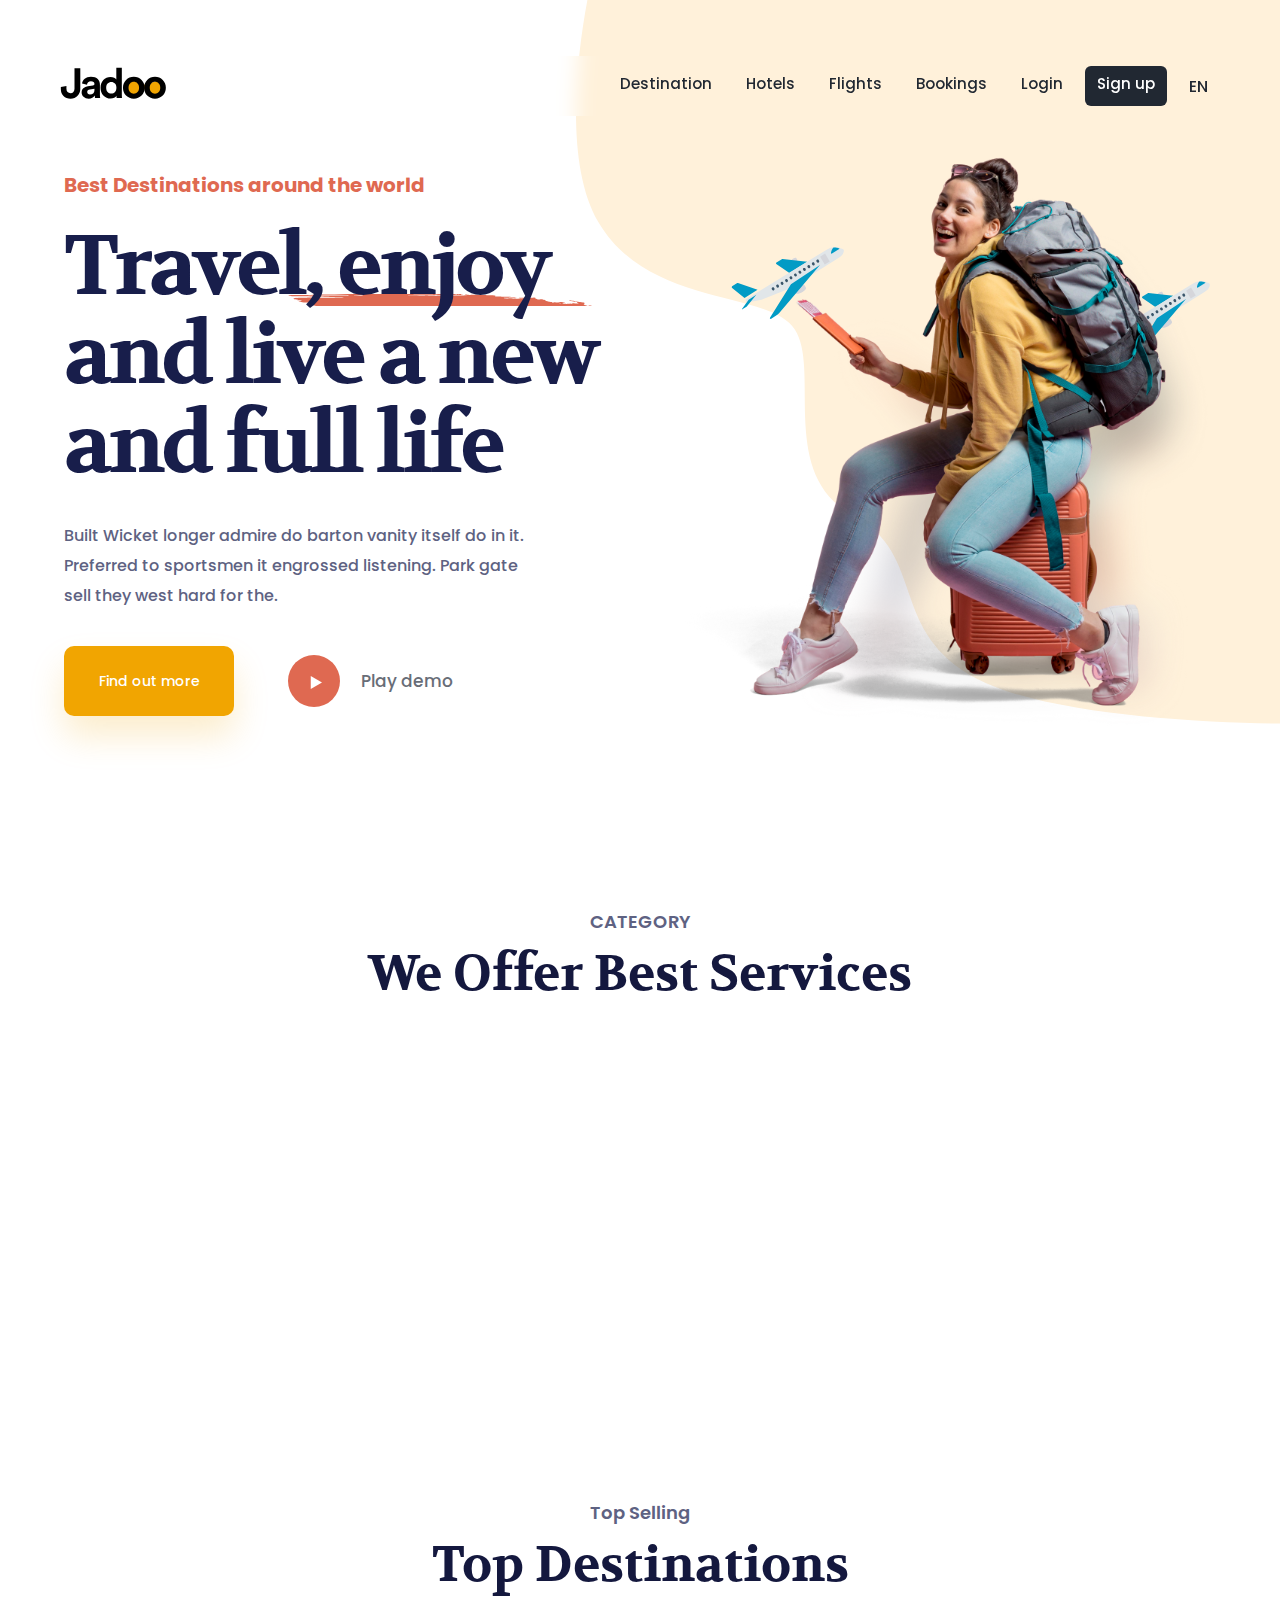
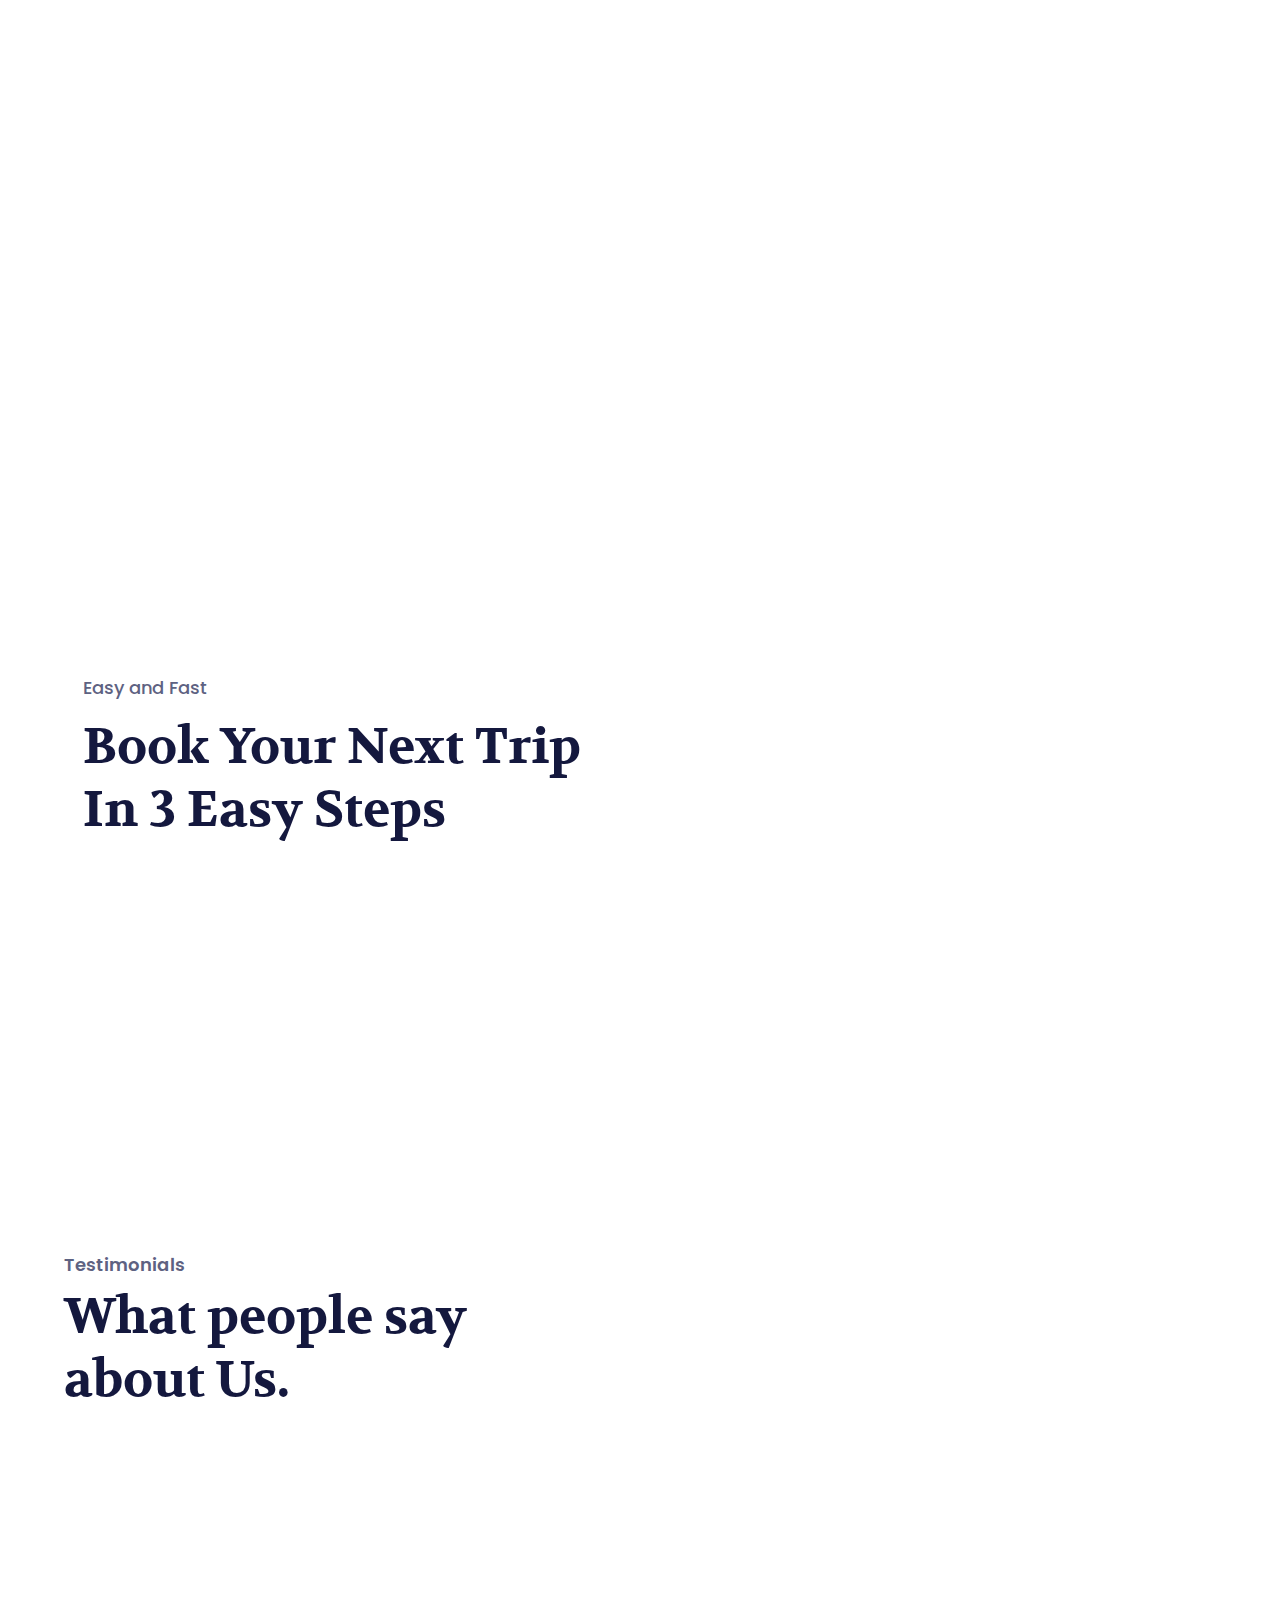
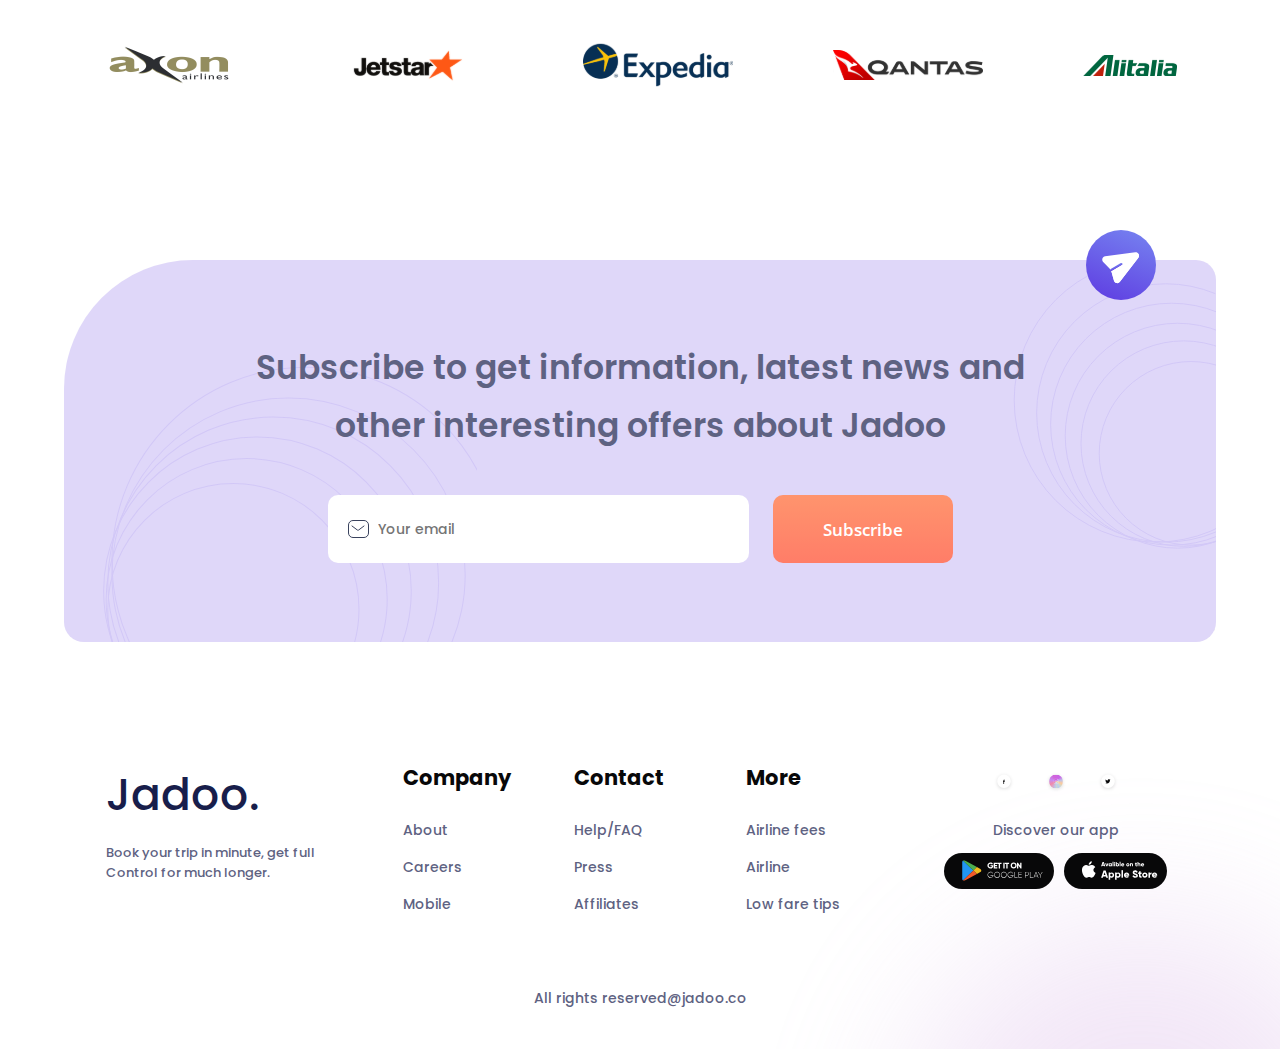
<file: index.html>
<!DOCTYPE html>
<html lang="en">
<head>
    <meta charset="UTF-8">
    <meta name="viewport" content="width=device-width, initial-scale=1.0">
    <meta name="description" content="Jadoo — Book your trip in minutes. Discover the best destinations, flights, and hotels around the world with personalized travel planning.">
    <link rel="stylesheet" href="style.css">
    <title>JADOO</title>
</head>
<body>
    <nav>
        <div class="nav-container">
            <a href="/" class="logo">
                <img src="assets/images/Logo.svg" alt="Jadoo">
            </a>
            <button class="hamburger" id="hamburger" aria-label="Toggle navigation menu">
                <span></span>
                <span></span>
                <span></span>
            </button>
            <ul class="nav-links" id="nav-links">
                <li><a href="#destination">Destination</a></li>
                <li><a href="#booking">Hotels</a></li>
                <li><a href="#">Flights</a></li>
                <li><a href="#">Bookings</a></li>
                <li><a href="#">Login</a></li>
                <li class="signup"><a href="#">Sign up</a></li>
                <li class="language">EN</li>
            </ul>
        </div>
    </nav>

    <header class="hero">
        <div class="hero-content">
            <p class="hero-subtitle">Best Destinations around the world</p>
            <h1>Travel, enjoy and live a new and full life</h1>
            <p class="hero-text">Built Wicket longer admire do barton vanity itself do in it. Preferred to sportsmen it engrossed listening. Park gate sell they west hard for the.</p>
            <div class="hero-buttons">
                <button class="btn-primary" id="btn-find-out">Find out more</button>
                <button class="btn-play" id="btn-play-demo">
                    <img src="assets/images/Play button.svg" alt="Play">Play demo
                </button>
            </div>
        </div>
        <div class="hero-image">
            <img src="assets/images/Traveller 1.svg" alt="Traveller exploring the world" loading="lazy">
        </div>
    </header>

    <section id="services" class="services">
        <h3 class="section-subtitle">CATEGORY</h3>
        <h2 class="section-title">We Offer Best Services</h2>
        <div class="services-grid">
            <div class="service-card">
                <img src="assets/images/box-1.svg" alt="Weather calculation">
                <h4>Calculated Weather</h4>
                <p>Built Wicket longer admire do barton vanity itself do in it.</p>
            </div>
            <div class="service-card">
                <img src="assets/images/box-2.svg" alt="Best flights">
                <h4>Best Flights</h4>
                <p>Engrossed listening. Park gate sell they west hard for the.</p>
            </div>
            <div class="service-card">
                <img src="assets/images/box-3.svg" alt="Local events">
                <h4>Local Events</h4>
                <p>Barton vanity itself do in it. Preferred to men it engrossed listening.</p>
            </div>
            <div class="service-card">
                <img src="assets/images/box-4.svg" alt="Trip customization">
                <h4>Customization</h4>
                <p>We deliver outsourced aviation services for military customers</p>
            </div>
        </div>
    </section>

    <section id="destination" class="destination">
        <h3 class="section-subtitle">Top Selling</h3>
        <h2 class="section-title">Top Destinations</h2>
        <div class="destination-grid">
            <div class="destination-card" id="dest-rome">
                <div class="destination-info">
                    <p class="dest-name">Rome, Italy</p>
                    <p class="dest-price">$5.42K</p>
                    <p class="dest-duration"><img src="assets/images/navigation 1.svg" alt="">28 Days Trip</p>
                </div>
            </div>
            <div class="destination-card" id="dest-uk">
                <div class="destination-info">
                    <p class="dest-name">London, UK</p>
                    <p class="dest-price">$4.2K</p>
                    <p class="dest-duration"><img src="assets/images/navigation 1.svg" alt="">12 Days Trip</p>
                </div>
            </div>
            <div class="destination-card" id="dest-europe">
                <div class="destination-info">
                    <p class="dest-name">Full Europe</p>
                    <p class="dest-price">$15K</p>
                    <p class="dest-duration"><img src="assets/images/navigation 1.svg" alt="">28 Days Trip</p>
                </div>
            </div>
        </div>
    </section>

    <section id="booking" class="booking">
        <div class="booking-steps">
            <p class="section-subtitle">Easy and Fast</p>
            <h2 class="section-title">Book Your Next Trip In 3 Easy Steps</h2>
            <div class="step">
                <img src="assets/images/step-1.svg" alt="Choose destination">
                <p>Choose Destination</p>
            </div>
            <div class="step">
                <img src="assets/images/step-2.svg" alt="Make payment">
                <p>Make Payment</p>
            </div>
            <div class="step">
                <img src="assets/images/step-3.svg" alt="Reach airport">
                <p>Reach Airport on Selected Date</p>
            </div>
        </div>
        <div class="booking-card-wrapper">
            <div class="booking-card">
                <img src="assets/images/card-img.svg" alt="Trip to Greece" class="card-image">
                <p class="card-title">Trip To Greece</p>
                <p class="card-date">14-29 June | by Robbin joseph</p>
                <div class="card-icons">
                    <img src="assets/images/leaf.svg" alt="Nature">
                    <img src="assets/images/map.svg" alt="Map">
                    <img src="assets/images/send.svg" alt="Share">
                </div>
                <div class="card-footer">
                    <p><img src="assets/images/building.svg" alt="">24 people going</p>
                    <img src="assets/images/heart.svg" alt="Like" class="heart-icon">
                </div>
            </div>
        </div>
    </section>

    <section id="testimonials" class="testimonials">
        <div class="testimonials-header">
            <p class="section-subtitle">Testimonials</p>
            <h2 class="section-title">What people say about Us.</h2>
        </div>
        <div class="testimonials-content">
            <div class="testimonial-card">
                <img src="assets/images/person.svg" alt="Mike Taylor" class="testimonial-avatar">
                <p class="testimonial-text">"On the Windows talking painted pasture yet its express parties use. Sure last upon he same as knew next. Of believed or diverted no."</p>
                <p class="testimonial-name">Mike taylor</p>
                <p class="testimonial-location">Lahore, Pakistan</p>
            </div>
        </div>
    </section>

    <section class="sponsors">
        <img src="assets/images/sp-1.svg" alt="Sponsor partner">
        <img src="assets/images/sp-2.svg" alt="Sponsor partner">
        <img src="assets/images/sp-3.svg" alt="Sponsor partner">
        <img src="assets/images/sp-4.svg" alt="Sponsor partner">
        <img src="assets/images/sp-5.svg" alt="Sponsor partner">
    </section>

    <section class="subscribe">
        <div class="subscribe-field">
            <img src="assets/images/sub.svg" alt="Newsletter" class="subscribe-icon">
            <p>Subscribe to get information, latest news and other interesting offers about Jadoo</p>
            <form action="" method="post">
                <input type="email" name="email" placeholder="Your email" id="email-input" required>
                <button type="submit" class="subscribe-btn">Subscribe</button>
            </form>
        </div>
    </section>

    <footer>
        <div class="footer-brand">
            <h3>Jadoo.</h3>
            <p>Book your trip in minute, get full Control for much longer.</p>
        </div>
        <div class="footer-links">
            <div class="footer-column">
                <h4>Company</h4>
                <ul>
                    <li><a href="#">About</a></li>
                    <li><a href="#">Careers</a></li>
                    <li><a href="#">Mobile</a></li>
                </ul>
            </div>
            <div class="footer-column">
                <h4>Contact</h4>
                <ul>
                    <li><a href="#">Help/FAQ</a></li>
                    <li><a href="#">Press</a></li>
                    <li><a href="#">Affiliates</a></li>
                </ul>
            </div>
            <div class="footer-column">
                <h4>More</h4>
                <ul>
                    <li><a href="#">Airline fees</a></li>
                    <li><a href="#">Airline</a></li>
                    <li><a href="#">Low fare tips</a></li>
                </ul>
            </div>
        </div>
        <div class="footer-social">
            <div class="social-icons">
                <a href="#" aria-label="Facebook"><img src="assets/images/facebook.svg" alt="Facebook"></a>
                <a href="#" aria-label="Instagram"><img src="assets/images/ig.svg" alt="Instagram"></a>
                <a href="#" aria-label="Twitter"><img src="assets/images/twitter.svg" alt="Twitter"></a>
            </div>
            <p>Discover our app</p>
            <div class="app-links">
                <img src="assets/images/Google Play.svg" alt="Get it on Google Play">
                <img src="assets/images/Play Store.svg" alt="Download on App Store">
            </div>
        </div>
    </footer>
    <p class="copyright">All rights reserved@jadoo.co</p>

    <script src="script.js"></script>
</body>
</html>
</file>
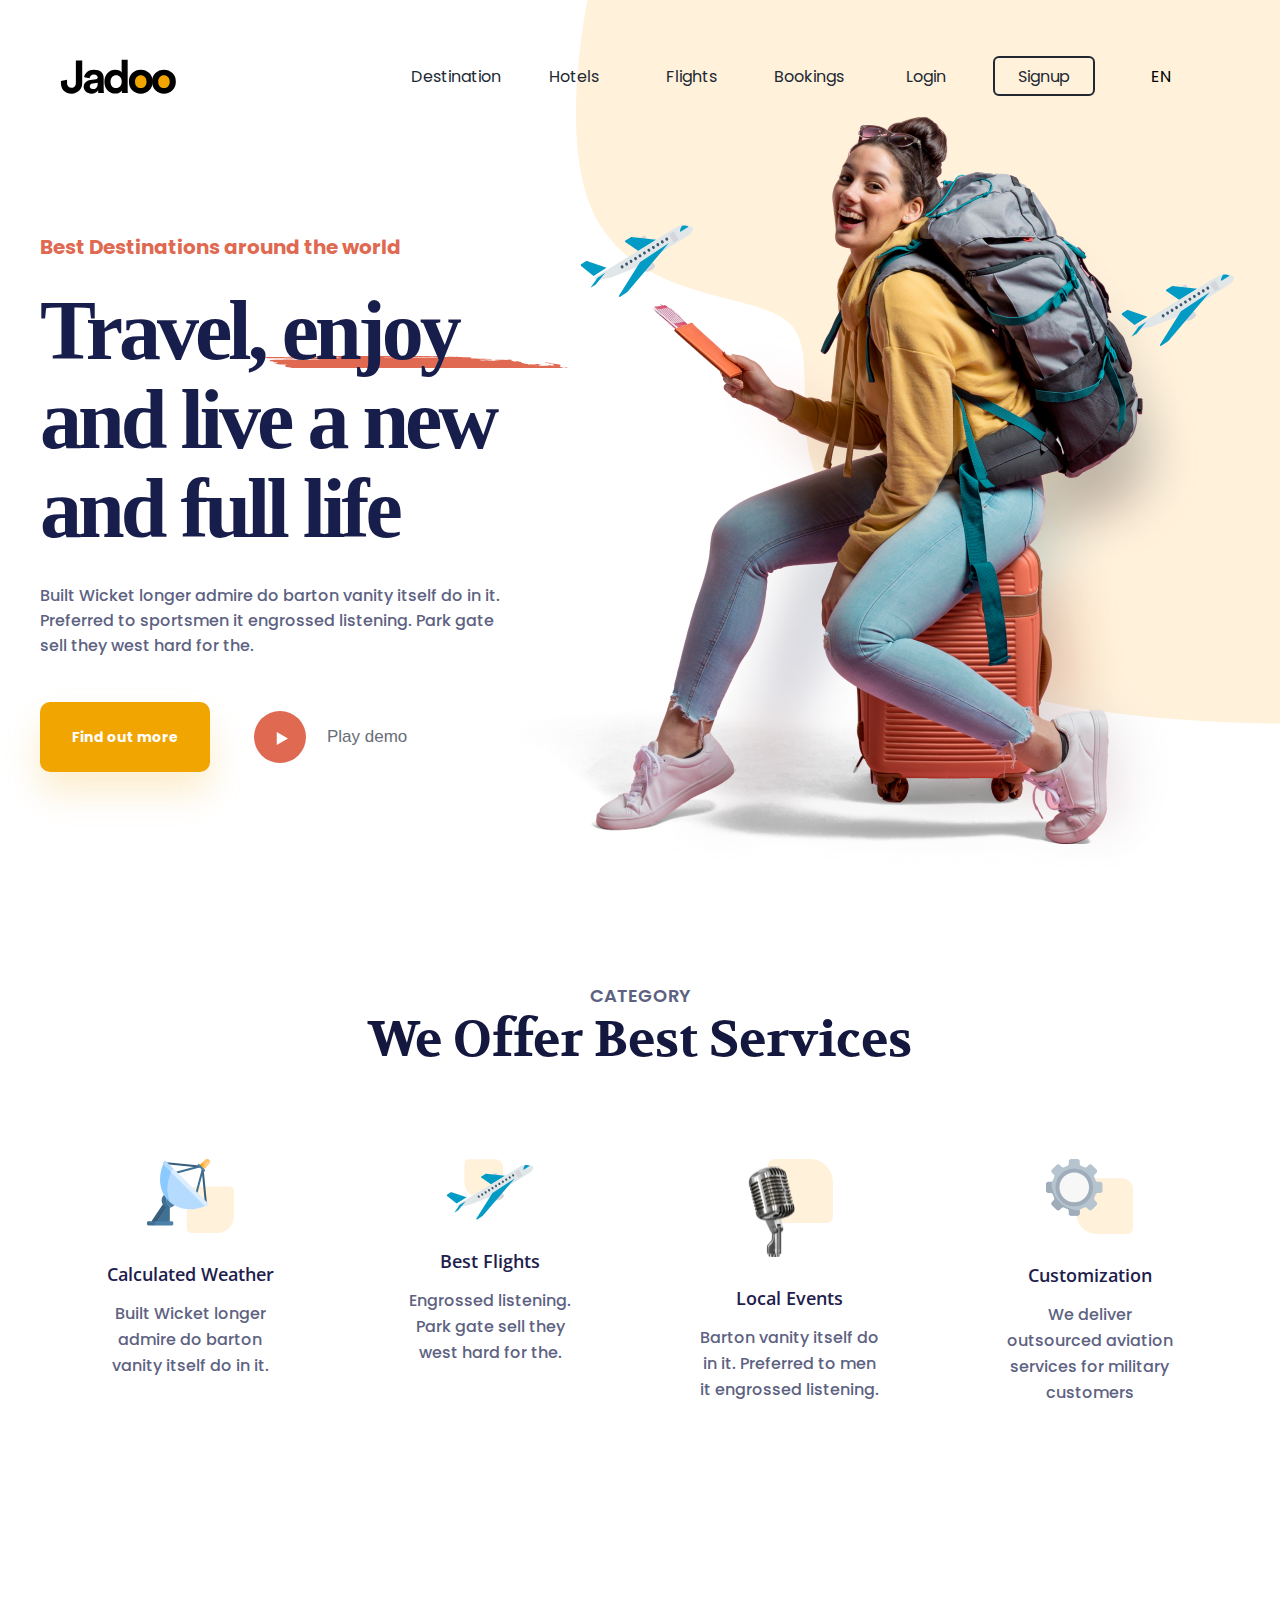
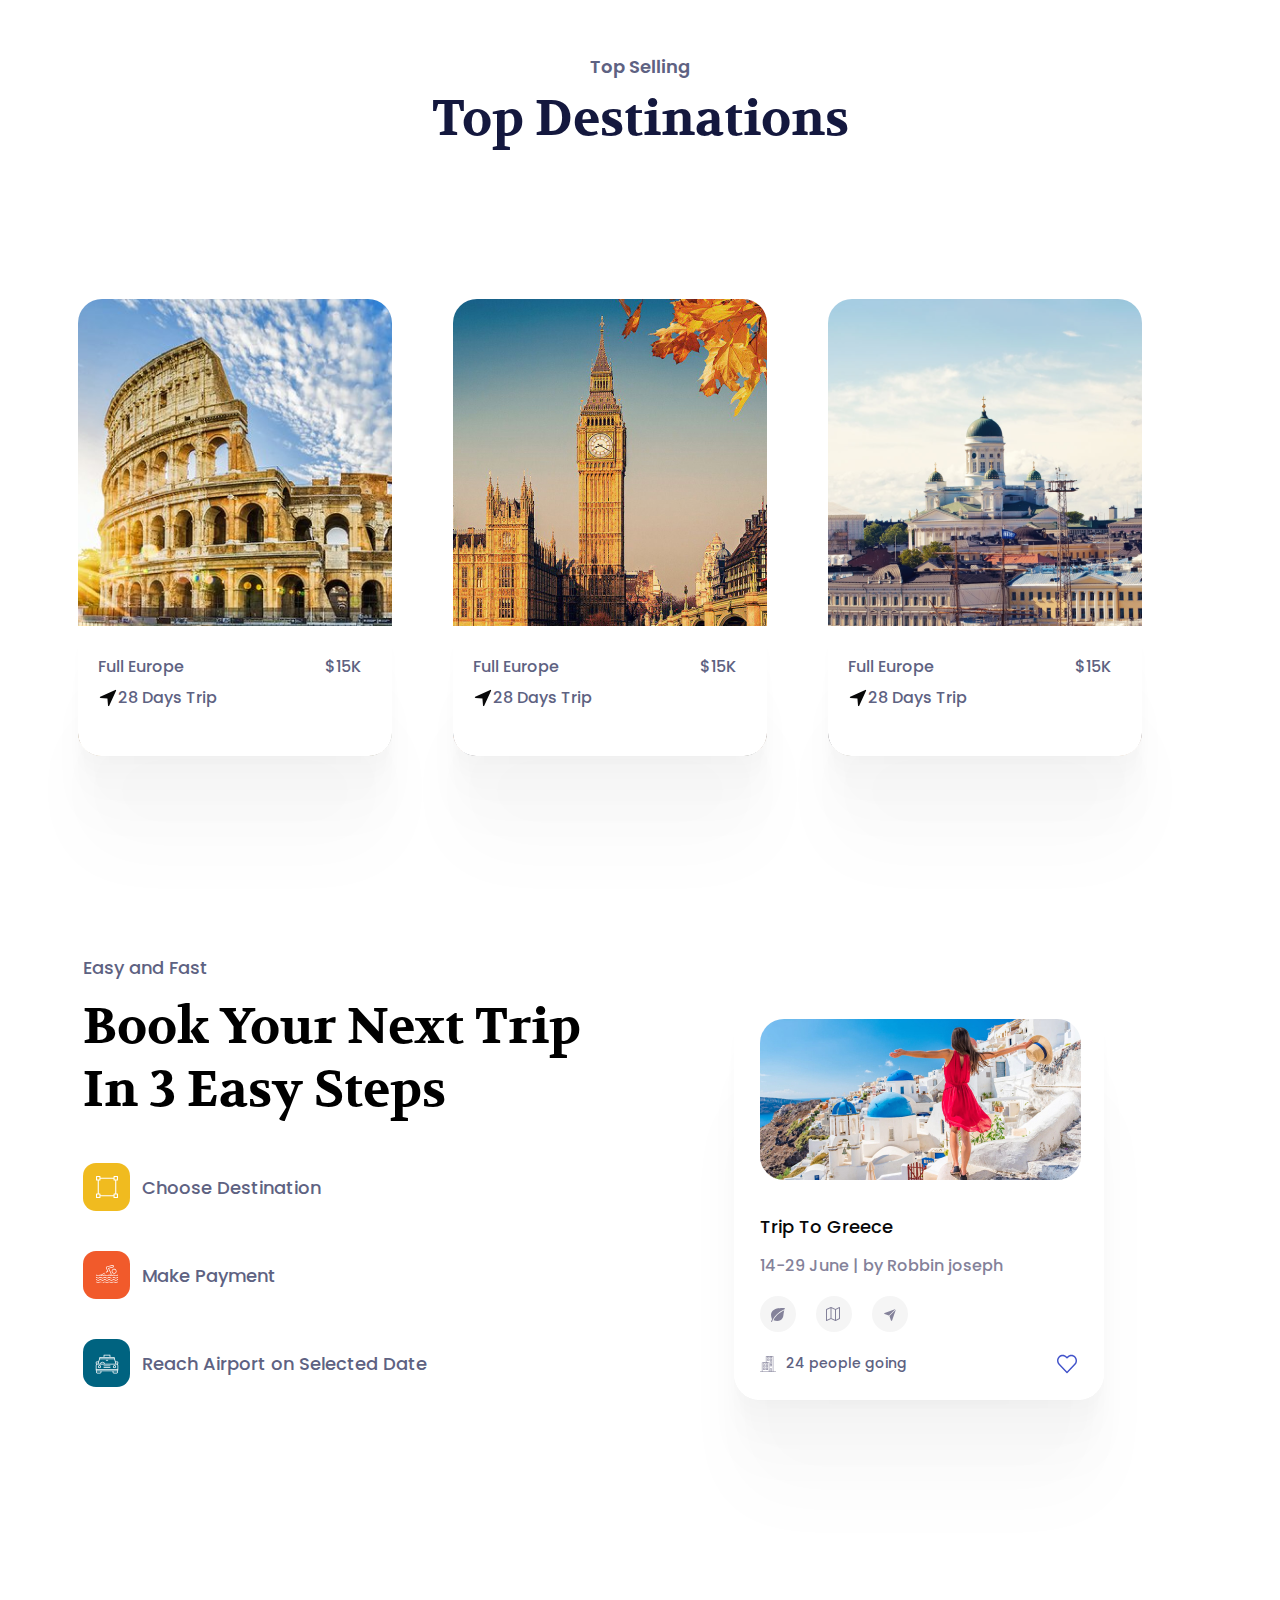
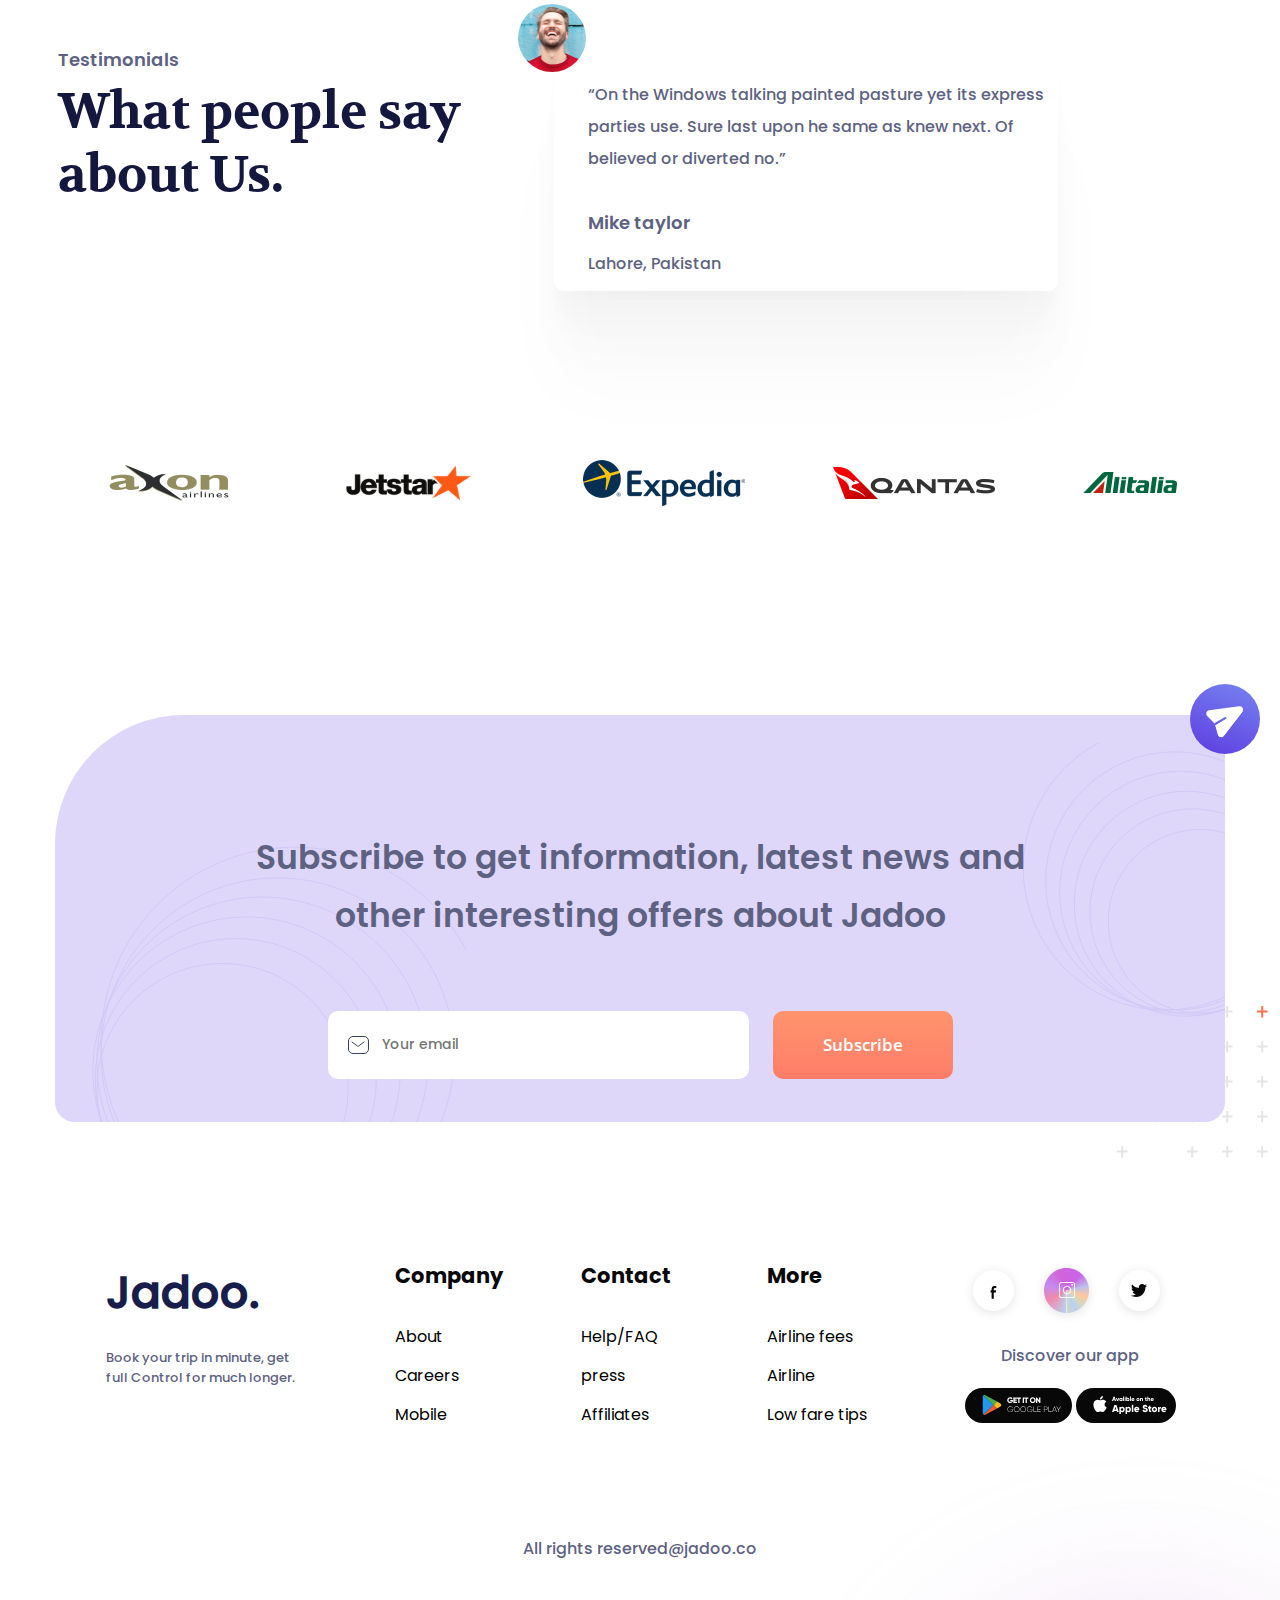
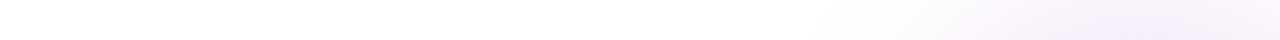
<file: JADOO - travle website/index.html>
<!DOCTYPE html>
<html lang="en">
<head>
    <meta charset="UTF-8">
    <meta name="viewport" content="width=device-width, initial-scale=1.0">
    <link rel="stylesheet" href="style.css">
    <title>JADOO</title>
</head>
<body>
    <nav>
        <ul>
            <li id="logo"><img src="assets/images/Logo.svg" alt="Jadoo"></li>
            <li class="visible" ><a href="">Destination</a></li>
            <li class="visible" ><a href="">Hotels</a></li>
            <li class="visible"><a href="">Flights</a></li>
            <li class="visible"><a href="">Bookings</a></li>
            <li class="visible"><a href="">Login</a></li>
            <li class="visible" id="signup"><a href="">Signup</a></li>
            <li class="visible" id="language"">EN</li>
        </ul>
    </nav>
    <header>
        <section id="description">
            <p>Best Destinations around the world</p>
            <h2>Travel, enjoy and live a new and full life</h2>
            <p>Built Wicket longer admire do barton vanity itself do in it. Preferred to sportsmen it engrossed listening. Park gate sell they west hard for the.</p>
            <section id="btn">
                <button id="btn-1" onclick="btn()">Find out more</button>
                <button id="btn-2"" onclick="btn()"><img src="assets/images/Play button.svg" alt="">Play demo</button>
            </section>
        </section>
        <section id="image">
            <img src="assets/images/Traveller 1.svg" alt="Traveller">
        </section>
    </header>
    <section id="services">
        <h3>CATEGORY</h3>
        <h2>We Offer Best Services</h2>
        <section id="category">
            <section class="box">
                <img src="assets/images/box-1.svg" alt="">
                <h4>Calculated Weather</h4>
                <p>Built Wicket longer admire do barton vanity itself do in it.</p>
            </section>
             <section class="box">
                <img src="assets/images/box-2.svg" alt="">
                <h4>Best Flights</h4>
                <p>Engrossed listening. Park gate sell they west hard for the.</p>
            </section>
             <section class="box">
                <img src="assets/images/box-3.svg" alt="">
                <h4>Local Events</h4>
                <p>Barton vanity itself do in it. Preferred to men it engrossed listening. </p>
            </section>
             <section class="box">
                <img src="assets/images/box-4.svg" alt="">
                <h4>Customization</h4>
                <p>We deliver outsourced aviation services for military customers</p>
            </section>
        </section>
    </section>
    <section id="destination">
        <h3>Top Selling</h3>
        <h2>Top Destinations</h2>
        <section id="category">
            <section class="box" id="box-1">
                <section class="content">
                    <p>Full Europe</p>
                    <p>$15K</p>
                    <p><img src="assets/images/navigation 1.svg" alt="">28 Days Trip </p>
                </section>
            </section>
             <section class="box" id="box-2">
                <section class="content">
                    <p>Full Europe</p>
                    <p>$15K</p>
                    <p><img src="assets/images/navigation 1.svg" alt="">28 Days Trip </p>
                </section>
            </section>
             <section class="box" id="box-3">
                <section class="content">
                    <p>Full Europe</p>
                    <p>$15K</p>
                    <p><img src="assets/images/navigation 1.svg" alt="">28 Days Trip </p>
                </section>
            </section>
        </section>
    </section>
    <section id="booking">
        <section class="steps">
            <p>Easy and Fast</p>
            <h2>Book Your Next Trip In 3 Easy Steps</h2>
            <section class="value">
                <img src="assets/images/step-1.svg" alt="">
                <p>Choose Destination</p>
            </section>
            <section class="value">
                <img src="assets/images/step-2.svg" alt="">
                <p>Make Payment</p>
            </section>
            <section class="value">
                <img src="assets/images/step-3.svg" alt="">
                <p>Reach Airport on Selected Date</p>
            </section>
        </section>
        <section class="card">
            <section class="content">
                <img src="assets/images/card-img.svg" alt="">
                <p id="margin">Trip To Greece</p>
                <p>14-29 June | by Robbin joseph</p>
                <section class="image">
                    <img src="assets/images/leaf.svg" alt="">
                    <img src="assets/images/map.svg" alt="">
                    <img src="assets/images/send.svg" alt="">
                </section>

                <section class="countXicon">
                    <p><img src="assets/images/building.svg" alt=""> 24 people going </p>
                    <img src="assets/images/heart.svg" alt="">
                </section>
            </section>
        </section>
    </section>
    <section id="testimony">
        <section id="title">
            <p>Testimonials</p>
            <h2>What people say about Us.</h2>
        </section>
        <section id="test">
            <section>
                <img src="assets/images/person.svg" alt="">
                <p id="comment">“On the Windows talking painted pasture yet its express parties use. Sure last upon he same as knew next. Of believed or diverted no.”</p>
                <p id="name">Mike taylor</p>
                <p id="country">Lahore, Pakistan</p>
            </section>
        </section>
    </section>
    <section id="sponsors">
        <img src="assets/images/sp-1.svg" alt="">
        <img src="assets/images/sp-2.svg" alt="">
        <img src="assets/images/sp-3.svg" alt="">
        <img src="assets/images/sp-4.svg" alt="">
        <img src="assets/images/sp-5.svg" alt="">
    </section>
    <section id="sub">
        <section id="sub-field">
            <img src="assets/images/sub.svg" alt="">
            <p>Subscribe to get information, latest news and other interesting offers about Jadoo</p>
            <form action="" method="post">
                <input type="email" name="email" placeholder=" Your email" id="email" required>
                <button type="submit" id="subscribe">Subscribe</button>
            </form>
        </section>
    </section>
    <footer>
        <section id="brand">
            <h3>Jadoo.</h3>
            <p>Book your trip in minute, get full Control for much longer.</p>
        </section>
        <section id="info">
            <ul id="company">
                <li>Company</li>
                <li>About</li>
                <li>Careers</li>
                <li>Mobile</li>
            </ul>
            <ul id="contact">
                <li>Contact</li>
                <li>Help/FAQ</li>
                <li>press</li>
                <li>Affiliates</li>
            </ul>
            <ul id="more">
                <li>More</li>
                <li>Airline fees</li>
                <li>Airline</li>
                <li>Low fare tips</li>
            </ul>
        </section>
        <section id="social">
            <section id="media">
                <img src="assets/images/facebook.svg" alt="">
                <img src="assets/images/ig.svg" alt="">
                <img src="assets/images/twitter.svg" alt="">
            </section>
            <p>Discover our app</p>
            <section id="app">
                <img src="assets/images/Google Play.svg" alt="">
                <img src="assets/images/Play Store.svg" alt="">
            </section>
        </section>
    </footer>
    <p><span>All rights reserved@jadoo.co</span></p>
    <script src="script.js"></script>
</body>
</html>
</file>
<file: style.css>
/* ========================================
   FONT FACES
   ======================================== */
@font-face {
    font-family: 'Poppins';
    src: url("assets/fonts/Poppins/Poppins-Regular.ttf") format("truetype");
    font-weight: 400;
    font-display: swap;
}
@font-face {
    font-family: 'Poppins';
    src: url("assets/fonts/Poppins/Poppins-Medium.ttf") format("truetype");
    font-weight: 500;
    font-display: swap;
}
@font-face {
    font-family: 'Poppins';
    src: url("assets/fonts/Poppins/Poppins-SemiBold.ttf") format("truetype");
    font-weight: 600;
    font-display: swap;
}
@font-face {
    font-family: 'Poppins';
    src: url("assets/fonts/Poppins/Poppins-Bold.ttf") format("truetype");
    font-weight: 700;
    font-display: swap;
}
@font-face {
    font-family: 'Volkhov';
    src: url("assets/fonts/Volkhov/Volkhov-Bold.ttf") format("truetype");
    font-weight: 700;
    font-display: swap;
}
@font-face {
    font-family: 'OpenSans';
    src: url("assets/fonts/Open_Sans/static/OpenSans-SemiBold.ttf") format("truetype");
    font-weight: 600;
    font-display: swap;
}

/* ========================================
   RESET & GLOBAL
   ======================================== */
* {
    margin: 0;
    padding: 0;
    box-sizing: border-box;
}

html {
    scroll-behavior: smooth;
}

body {
    font-family: 'Poppins', sans-serif;
    max-width: 1440px;
    margin: 0 auto;
    padding: 56px 0 0 0;
    display: flex;
    flex-direction: column;
    align-items: center;
    background-image: url(assets/images/Decor-1.svg), url(assets/images/Decor-2.svg), url(assets/images/Decor-2.svg);
    background-repeat: no-repeat;
    background-position: right top, -75% -50%, 150% 115%;
    overflow-x: hidden;
}

p {
    font-family: 'Poppins', sans-serif;
    font-weight: 500;
    font-size: 16px;
    color: #5E6282;
}

.section-subtitle {
    color: #5E6282;
    font-family: 'Poppins', sans-serif;
    font-weight: 600;
    font-size: 18px;
    text-align: center;
}

.section-title {
    color: #14183E;
    font-family: 'Volkhov', serif;
    font-weight: 700;
    font-size: 50px;
    text-align: center;
    margin-top: 8px;
}

/* ========================================
   NAVIGATION
   ======================================== */
nav {
    width: 100%;
    padding: 0 20px;
    position: sticky;
    top: 0;
    z-index: 100;
    backdrop-filter: blur(10px);
    -webkit-backdrop-filter: blur(10px);
    transition: box-shadow 0.3s ease;
}

.nav-container {
    max-width: 1160px;
    margin: 0 auto;
    display: flex;
    align-items: center;
    justify-content: space-between;
    height: 60px;
}

.logo {
    flex-shrink: 0;
}

.logo img {
    height: 32px;
}

.nav-links {
    display: flex;
    align-items: center;
    list-style: none;
    gap: 10px;
}

.nav-links li {
    height: 40px;
    display: flex;
    align-items: center;
    justify-content: center;
    padding: 0 12px;
}

.nav-links li a {
    text-decoration: none;
    color: #212832;
    font-family: 'Poppins', sans-serif;
    font-weight: 500;
    font-size: 15px;
    padding-bottom: 4px;
    border-bottom: 2px solid transparent;
    transition: border-color 0.3s ease;
}

.nav-links li a:hover {
    border-bottom-color: #212832;
}

.nav-links .signup {
    background-color:  #212832;
    border-radius: 6px;
}

.nav-links .signup a {
    color: white;
}


.nav-links .language {
    font-weight: 500;
    color: #212832;
    cursor: pointer;
}

/* Hamburger button — hidden on desktop */
.hamburger {
    display: none;
    flex-direction: column;
    justify-content: center;
    gap: 5px;
    background: none;
    border: none;
    cursor: pointer;
    padding: 8px;
    z-index: 1001;
}

.hamburger span {
    display: block;
    width: 24px;
    height: 2px;
    background-color: #212832;
    border-radius: 2px;
    transition: transform 0.3s ease, opacity 0.3s ease;
}

.hamburger.active span:nth-child(1) {
    transform: rotate(45deg) translate(5px, 5px);
}

.hamburger.active span:nth-child(2) {
    opacity: 0;
}

.hamburger.active span:nth-child(3) {
    transform: rotate(-45deg) translate(5px, -5px);
}

/* ========================================
   HERO / HEADER
   ======================================== */
.hero {
    display: grid;
    grid-template-columns: 1fr 1fr;
    align-items: center;
    max-width: 1200px;
    width: 90%;
    margin: 40px auto 97px auto;
}

.hero-content {
    max-width: 630px;
}

.hero-subtitle {
    color: #DF6951;
    font-family: 'Poppins', sans-serif;
    font-weight: 700;
    font-size: 20px;
}

.hero h1 {
    color: #181E4B;
    font-family: 'Volkhov', serif;
    font-weight: 700;
    font-size: 84px;
    letter-spacing: -4px;
    line-height: 89px;
    max-width: 545px;
    margin: 24px 0 30px 0;
    background-image: url(assets/images/Decor-3.svg);
    background-repeat: no-repeat;
    background-position: right -55px top 70px;
}

.hero-text {
    max-width: 477px;
    line-height: 30px;
}

.hero-buttons {
    display: flex;
    align-items: center;
    gap: 44px;
    margin-top: 34px;
}

.btn-primary {
    background-color: #F1A501;
    color: white;
    width: 170px;
    height: 70px;
    border-radius: 10px;
    border: none;
    padding: 19px 26px;
    font-family: 'Poppins', sans-serif;
    font-weight: 500;
    font-size: 14px;
    cursor: pointer;
    box-shadow: 0px 20px 35px rgba(241, 165, 1, 0.2);
    transition: background-color 0.3s ease, box-shadow 0.3s ease;
}

.btn-primary:hover {
    background-color: rgb(255, 175, 2);
    box-shadow: 0px 20px 35px rgba(255, 175, 1, 0.5);
}

.btn-play {
    display: flex;
    align-items: center;
    gap: 21px;
    background: transparent;
    border: none;
    border-radius: 10px;
    font-family: 'Poppins', sans-serif;
    font-weight: 500;
    font-size: 17px;
    color: #686D77;
    cursor: pointer;
    padding: 10px;
    transition: box-shadow 0.3s ease;
}

.btn-play img {
    width: 52px;
    transition: background-color 0.3s ease;
}

.btn-play:hover {
    box-shadow: 0px 15px 30px rgba(223, 105, 81, 0.5);
}

.btn-play:hover img {
    background-color: rgb(223, 105, 81);
    border-radius: 50%;
}

.hero-image {
    display: flex;
    justify-content: flex-end;
    background-image: url(assets/images/Plane.svg), url(assets/images/Plane.svg);
    background-repeat: no-repeat;
    background-position: 20% 10%, 100% 18%;
}

.hero-image img {
    max-width: 100%;
    height: auto;
}

/* ========================================
   SERVICES
   ======================================== */
.services {
    max-width: 1230px;
    width: 90%;
    padding: 80px 0;
    display: flex;
    flex-direction: column;
    align-items: center;
}

.services-grid {
    display: grid;
    grid-template-columns: repeat(4, 1fr);
    gap: 40px;
    margin-top: 67px;
    width: 100%;
}

.service-card {
    display: flex;
    flex-direction: column;
    align-items: center;
    text-align: center;
    padding: 30px 20px;
    border-radius: 36px;
    transition: box-shadow 0.4s ease, transform 0.4s ease;
}

.service-card img {
    width: 80px;
    height: 80px;
}

.service-card h4 {
    margin: 29px 0 15px 0;
    color: #1E1D4C;
    font-family: 'OpenSans', sans-serif;
    font-weight: 600;
    font-size: 18px;
    transition: font-size 0.3s ease;
}

.service-card p {
    color: #5E6282;
    font-family: 'Poppins', sans-serif;
    font-weight: 500;
    font-size: 16px;
    line-height: 26px;
}

.service-card:hover {
    box-shadow:
        0px 100px 80px rgba(0, 0, 0, 0.02),
        0px 64.81px 46.85px rgba(0, 0, 0, 0.015),
        0px 38.52px 25.48px rgba(0, 0, 0, 0.012),
        0px 20px 13px rgba(0, 0, 0, 0.01),
        0px 8.15px 6.52px rgba(0, 0, 0, 0.008),
        0px 1.85px 3.15px rgba(0, 0, 0, 0.005);
    transform: translateY(-8px);
}

.service-card:hover h4 {
    font-size: 20px;
}

/* ========================================
   DESTINATIONS
   ======================================== */
.destination {
    max-width: 1100px;
    width: 90%;
    padding: 60px 0;
    display: flex;
    flex-direction: column;
    align-items: center;
}

.destination-grid {
    display: grid;
    grid-template-columns: repeat(3, 1fr);
    gap: 40px;
    margin-top: 60px;
    width: 100%;
}

.destination-card {
    width: 100%;
    min-height: 457px;
    display: flex;
    flex-direction: column;
    justify-content: flex-end;
    background-size: cover;
    background-position: center;
    border-radius: 24px;
    overflow: hidden;
    transition: transform 0.4s ease, box-shadow 0.4s ease;
}

.destination-card:hover {
    transform: translateY(-8px);
    box-shadow: 0px 30px 60px rgba(0, 0, 0, 0.15);
}

#dest-rome {
    background-image: url(assets/images/rome.svg);
}

#dest-uk {
    background-image: url(assets/images/uk.svg);
}

#dest-europe {
    background-image: url(assets/images/euro.svg);
}

.destination-info {
    display: grid;
    grid-template-columns: 1fr 1fr;
    background-color: white;
    padding: 28px 20px 40px 20px;
    box-shadow:
        0px 100px 80px rgba(0, 0, 0, 0.02),
        0px 64.81px 46.85px rgba(0, 0, 0, 0.015),
        0px 20px 13px rgba(0, 0, 0, 0.01);
}

.destination-info .dest-name {
    color: #5E6282;
    font-weight: 500;
}

.destination-info .dest-price {
    color: #5E6282;
    font-weight: 500;
    text-align: right;
}

.destination-info .dest-duration {
    color: #5E6282;
    font-weight: 500;
    display: flex;
    align-items: center;
    gap: 6px;
    grid-column: 1 / -1;
    margin-top: 10px;
}

.destination-info .dest-duration img {
    width: 16px;
    height: 16px;
}

/* ========================================
   BOOKING
   ======================================== */
.booking {
    max-width: 1114px;
    width: 90%;
    margin: 100px auto;
    display: grid;
    grid-template-columns: 1fr 1fr;
    align-items: center;
    gap: 60px;
}

.booking-steps .section-subtitle {
    text-align: left;
    font-weight: 500;
}

.booking-steps .section-title {
    text-align: left;
    margin: 15px 0 30px 0;
    font-size: 50px;
}

.step {
    display: flex;
    align-items: center;
    gap: 16px;
    margin: 25px 0;
}

.step img {
    width: 48px;
    height: 48px;
    flex-shrink: 0;
}

.step p {
    font-family: 'Poppins', sans-serif;
    font-weight: 500;
    font-size: 16px;
}

.booking-card-wrapper {
    display: flex;
    justify-content: center;
    align-items: center;
}

.booking-card {
    max-width: 370px;
    width: 100%;
    padding: 19px 26px;
    box-shadow:
        0px 100px 80px rgba(0, 0, 0, 0.02),
        0px 64.81px 46.85px rgba(0, 0, 0, 0.015),
        0px 38.52px 25.48px rgba(0, 0, 0, 0.012),
        0px 20px 13px rgba(0, 0, 0, 0.01),
        0px 8.15px 6.52px rgba(0, 0, 0, 0.008),
        0px 1.85px 3.15px rgba(0, 0, 0, 0.005);
    border-radius: 26px;
    background: white;
}

.booking-card .card-image {
    width: 100%;
    border-radius: 16px;
}

.booking-card .card-title {
    color: #080809;
    font-family: 'Poppins', sans-serif;
    font-weight: 500;
    font-size: 18px;
    margin: 26px 0 13px 0;
}

.booking-card .card-date {
    color: #84829A;
    font-family: 'Poppins', sans-serif;
    font-weight: 500;
    font-size: 16px;
}

.card-icons {
    display: flex;
    align-items: center;
    gap: 20px;
    margin: 18px 0 22px 0;
    height: 36px;
}

.card-icons img {
    width: 36px;
    height: 36px;
}

.card-footer {
    display: flex;
    justify-content: space-between;
    align-items: center;
}

.card-footer p {
    display: flex;
    align-items: center;
    gap: 10px;
    font-size: 14px;
}

.card-footer p img {
    width: 16px;
    height: 16px;
}

.card-footer .heart-icon {
    width: 20px;
    height: 20px;
    cursor: pointer;
    transition: transform 0.3s ease;
}

.card-footer .heart-icon:hover {
    transform: scale(1.3);
}

/* ========================================
   TESTIMONIALS
   ======================================== */
.testimonials {
    max-width: 1165px;
    width: 90%;
    display: grid;
    grid-template-columns: 1fr 1fr;
    gap: 60px;
    padding: 60px 0;
}

.testimonials-header .section-subtitle {
    text-align: left;
}

.testimonials-header .section-title {
    text-align: left;
    max-width: 409px;
    margin: 8px 0 0 0;
}

.testimonials-content {
    display: flex;
    align-items: center;
    justify-content: center;
}

.testimonial-card {
    max-width: 504px;
    width: 100%;
    padding: 28px 30px 28px 34px;
    box-shadow:
        0px 100px 80px rgba(0, 0, 0, 0.02),
        0px 64.81px 46.85px rgba(0, 0, 0, 0.015),
        0px 38.52px 25.48px rgba(0, 0, 0, 0.012),
        0px 20px 13px rgba(0, 0, 0, 0.01),
        0px 8.15px 6.52px rgba(0, 0, 0, 0.008),
        0px 1.85px 3.15px rgba(0, 0, 0, 0.005);
    border-radius: 10px;
    background: white;
    position: relative;
}

.testimonial-avatar {
    width: 68px;
    height: 68px;
    border-radius: 50%;
    position: absolute;
    top: -34px;
    left: -34px;
}

.testimonial-text {
    color: #5E6282;
    font-family: 'Poppins', sans-serif;
    font-weight: 500;
    line-height: 32px;
    font-size: 16px;
}

.testimonial-name {
    color: #5E6282;
    font-family: 'Poppins', sans-serif;
    font-weight: 600;
    font-size: 18px;
    margin: 34px 0 5px 0;
}

.testimonial-location {
    color: #5E6282;
    font-family: 'Poppins', sans-serif;
    font-weight: 500;
    font-size: 14px;
}

/* ========================================
   SPONSORS
   ======================================== */
.sponsors {
    max-width: 1073px;
    width: 90%;
    display: flex;
    justify-content: space-between;
    align-items: center;
    flex-wrap: wrap;
    gap: 20px;
    padding: 40px 0;
}

.sponsors img {
    max-width: 150px;
    height: auto;
    transition: transform 0.3s ease;
}

.sponsors img:hover {
    transform: scale(1.1);
}

/* ========================================
   SUBSCRIBE
   ======================================== */
.subscribe {
    max-width: 1257px;
    width: 90%;
    display: flex;
    align-items: center;
    justify-content: center;
    margin: 80px 0 60px 0;
    background-image: url(assets/images/star.svg);
    background-repeat: no-repeat;
    background-position: right bottom;
}

.subscribe-field {
    max-width: 1170px;
    width: 100%;
    padding: 79px 60px;
    background-color: #DFD7F9;
    background-image: url(assets/images/oval.svg), url(assets/images/oval-2.svg);
    background-repeat: no-repeat;
    background-position: right 0% top 50%, left -10% bottom 0%;
    border-radius: 129px 20px 20px 20px;
    display: flex;
    flex-direction: column;
    align-items: center;
    justify-content: center;
    position: relative;
}

.subscribe-icon {
    position: absolute;
    top: -30px;
    right: 60px;
}

.subscribe-field > p {
    color: #5E6282;
    font-family: 'Poppins', sans-serif;
    font-weight: 600;
    font-size: 33px;
    line-height: 58px;
    max-width: 859px;
    text-align: center;
    margin-bottom: 40px;
}

.subscribe-field form {
    display: flex;
    gap: 24px;
}

.subscribe-field input[type="email"] {
    border: none;
    width: 421px;
    height: 68px;
    padding: 25px 25px 25px 50px;
    color: #39425D;
    font-family: 'Poppins', sans-serif;
    font-weight: 500;
    font-size: 14px;
    border-radius: 10px;
    background-image: url(assets/images/box.svg);
    background-repeat: no-repeat;
    background-position: 5% 50%;
    outline: none;
}

.subscribe-field input[type="email"]:focus {
    box-shadow: 0 0 0 3px rgba(94, 59, 225, 0.3);
}

.subscribe-btn {
    width: 180px;
    height: 68px;
    border-radius: 10px;
    border: none;
    background-image: linear-gradient(#FF946D, #FF7D68);
    color: white;
    font-family: 'OpenSans', sans-serif;
    font-weight: 600;
    font-size: 17px;
    cursor: pointer;
    transition: transform 0.3s ease, box-shadow 0.3s ease;
}

.subscribe-btn:hover {
    transform: translateY(-2px);
    box-shadow: 0px 10px 25px rgba(255, 125, 104, 0.4);
}

/* ========================================
   FOOTER
   ======================================== */
footer {
    max-width: 1069px;
    width: 90%;
    display: grid;
    grid-template-columns: 1fr 2fr 1fr;
    gap: 60px;
    padding: 60px 0 40px 0;
}

.footer-brand h3 {
    color: #181E4B;
    font-family: 'Poppins', sans-serif;
    font-weight: 500;
    font-size: 44px;
}

.footer-brand p {
    color: #5E6282;
    font-size: 13px;
    line-height: 20px;
    margin-top: 16px;
}

.footer-links {
    display: grid;
    grid-template-columns: repeat(3, 1fr);
    gap: 40px;
}

.footer-column h4 {
    color: #080809;
    font-family: 'Poppins', sans-serif;
    font-weight: 700;
    font-size: 21px;
    margin-bottom: 24px;
}

.footer-column ul {
    list-style: none;
}

.footer-column ul li {
    margin-bottom: 12px;
}

.footer-column ul li a {
    text-decoration: none;
    color: #5E6282;
    font-family: 'Poppins', sans-serif;
    font-weight: 500;
    font-size: 14px;
    transition: color 0.3s ease;
}

.footer-column ul li a:hover {
    color: #DF6951;
}

.footer-social {
    text-align: center;
}

.social-icons {
    display: flex;
    gap: 12px;
    justify-content: center;
}

.social-icons a {
    display: flex;
    align-items: center;
    justify-content: center;
    width: 40px;
    height: 40px;
    border-radius: 50%;
    transition: background-color 0.3s ease, transform 0.3s ease;
}

.social-icons a:hover {
    background-color: #f0f0f0;
    transform: translateY(-2px);
}

.social-icons img {
    width: 20px;
    height: 20px;
}

.footer-social > p {
    margin: 18px 0 12px 0;
    font-size: 14px;
}

.app-links {
    display: flex;
    gap: 10px;
    justify-content: center;
}

.app-links img {
    height: 36px;
    cursor: pointer;
    transition: transform 0.3s ease;
}

.app-links img:hover {
    transform: translateY(-2px);
}

.copyright {
    text-align: center;
    font-size: 14px;
    color: #5E6282;
    padding: 20px 0 40px 0;
}

/* ========================================
   RESPONSIVE — TABLET (max-width: 1024px)
   ======================================== */
@media screen and (max-width: 1024px) {
    .section-title {
        font-size: 36px;
    }

    /* Hero */
    .hero {
        grid-template-columns: 1fr 1fr;
        margin-bottom: 60px;
    }

    .hero h1 {
        font-size: 52px;
        line-height: 58px;
        letter-spacing: -2px;
        max-width: 100%;
        background-size: 180px;
        background-position: right -30px top 40px;
    }

    .hero-subtitle {
        font-size: 16px;
    }

    .hero-text {
        font-size: 14px;
    }

    .hero-buttons {
        gap: 20px;
    }

    .btn-primary {
        width: 140px;
        height: 55px;
        font-size: 13px;
        padding: 14px 18px;
    }

    .btn-play {
        font-size: 14px;
        gap: 12px;
    }

    .btn-play img {
        width: 40px;
    }

    /* Services */
    .services-grid {
        grid-template-columns: repeat(2, 1fr);
        gap: 30px;
    }

    /* Destinations */
    .destination-grid {
        grid-template-columns: repeat(2, 1fr);
        gap: 30px;
    }

    .destination-card {
        min-height: 380px;
    }

    /* Booking */
    .booking {
        gap: 40px;
    }

    .booking-steps .section-title {
        font-size: 36px;
    }

    /* Testimonials */
    .testimonials {
        gap: 40px;
    }

    .testimonials-header .section-title {
        font-size: 36px;
    }

    /* Subscribe */
    .subscribe-field > p {
        font-size: 24px;
        line-height: 40px;
    }

    .subscribe-field input[type="email"] {
        width: 300px;
    }

    /* Footer */
    footer {
        grid-template-columns: 1fr 2fr;
        gap: 40px;
    }

    .footer-social {
        grid-column: 1 / -1;
        display: flex;
        align-items: center;
        gap: 20px;
        justify-content: center;
    }

    .footer-social > p {
        margin: 0;
    }
}

/* ========================================
   RESPONSIVE — MOBILE (max-width: 768px)
   ======================================== */
@media screen and (max-width: 768px) {
    body {
        padding-top: 20px;
        background-size: 460px auto, auto, auto;
    }

    .section-title {
        font-size: 28px;
        line-height: 36px;
    }

    .section-subtitle {
        font-size: 16px;
    }

    /* Nav */
    .hamburger {
        display: flex;
    }

    .nav-links {
        display: none;
        position: fixed;
        top: 0;
        right: 0;
        width: 280px;
        height: 100vh;
        background-color: white;
        flex-direction: column;
        padding: 80px 30px 40px 30px;
        gap: 0;
        box-shadow: -4px 0 20px rgba(0, 0, 0, 0.1);
        z-index: 1000;
    }

    .nav-links.active {
        display: flex;
    }

    .nav-links li {
        width: 100%;
        justify-content: flex-start;
        padding: 12px 0;
        border-bottom: 1px solid #f0f0f0;
    }

    .nav-links .signup {
        display: flex;
        justify-content: center;
        align-items: center;
        margin-top: 10px;
    }

    .nav-links .signup a {
        color: white;
        font-weight: 600;
    }

    /* Overlay for mobile menu */
    .nav-overlay {
        position: fixed;
        top: 0;
        left: 0;
        width: 100%;
        height: 100%;
        background-color: rgba(0, 0, 0, 0.4);
        z-index: 999;
        display: none;
    }

    .nav-overlay.active {
        display: block;
    }

    /* Hero */
    .hero {
        grid-template-columns: 1fr;
        text-align: center;
        margin: 30px auto 50px auto;
    }

    .hero-content {
        max-width: 100%;
        order: 2;
    }

    .hero-image {
        order: 1;
        justify-content: center;
        margin-bottom: 30px;
        background-size: 60px, 40px;
        background-position: 30% 0%, 90% 10%;
    }

    .hero-image img {
        max-width: 80%;
    }

    .hero h1 {
        font-size: 36px;
        line-height: 42px;
        letter-spacing: -1px;
        max-width: 100%;
        margin: 16px 0 20px 0;
        background-size: 120px;
        background-position: right 10% top 25px;
    }

    .hero-subtitle {
        font-size: 14px;
    }

    .hero-text {
        font-size: 14px;
        max-width: 100%;
    }

    .hero-buttons {
        justify-content: center;
        gap: 20px;
        flex-wrap: wrap;
    }

    .btn-primary {
        width: 150px;
        height: 55px;
    }

    /* Services */
    .services {
        padding: 40px 0;
    }

    .services-grid {
        grid-template-columns: 1fr;
        gap: 24px;
        margin-top: 40px;
    }

    .service-card {
        padding: 24px 20px;
    }

    /* Destinations */
    .destination {
        padding: 40px 0;
    }

    .destination-grid {
        grid-template-columns: 1fr;
        gap: 24px;
        margin-top: 40px;
    }

    .destination-card {
        min-height: 350px;
    }

    /* Booking */
    .booking {
        grid-template-columns: 1fr;
        margin: 60px auto;
        gap: 40px;
    }

    .booking-steps .section-title {
        font-size: 28px;
    }

    /* Testimonials */
    .testimonials {
        grid-template-columns: 1fr;
        gap: 40px;
        padding: 40px 0;
    }

    .testimonials-header {
        text-align: center;
    }

    .testimonials-header .section-subtitle,
    .testimonials-header .section-title {
        text-align: center;
    }

    .testimonials-header .section-title {
        max-width: 100%;
    }

    .testimonial-card {
        margin-top: 40px;
    }

    .testimonial-avatar {
        left: 50%;
        transform: translateX(-50%);
    }

    /* Sponsors */
    .sponsors {
        justify-content: center;
        gap: 30px;
    }

    .sponsors img {
        max-width: 100px;
    }

    /* Subscribe */
    .subscribe {
        margin: 40px 0;
    }

    .subscribe-field {
        padding: 50px 24px;
        border-radius: 40px 20px 20px 20px;
    }

    .subscribe-icon {
        top: -20px;
        right: 24px;
    }

    .subscribe-field > p {
        font-size: 18px;
        line-height: 30px;
        margin-bottom: 24px;
    }

    .subscribe-field form {
        flex-direction: column;
        align-items: center;
        gap: 16px;
        width: 100%;
    }

    .subscribe-field input[type="email"] {
        width: 100%;
        max-width: 350px;
        height: 56px;
        padding: 18px 18px 18px 46px;
    }

    .subscribe-btn {
        width: 100%;
        max-width: 350px;
        height: 56px;
    }

    /* Footer */
    footer {
        grid-template-columns: 1fr;
        gap: 40px;
        text-align: center;
        padding: 40px 0 20px 0;
    }

    .footer-brand {
        display: flex;
        flex-direction: column;
        align-items: center;
    }

    .footer-links {
        grid-template-columns: repeat(3, 1fr);
        gap: 20px;
    }

    .footer-column {
        text-align: center;
    }

    .footer-column h4 {
        font-size: 18px;
        margin-bottom: 16px;
    }

    .footer-social {
        display: flex;
        flex-direction: column;
        align-items: center;
        gap: 16px;
    }
}

/* ========================================
   RESPONSIVE — SMALL MOBILE (max-width: 480px)
   ======================================== */
@media screen and (max-width: 480px) {
    body {
        background-size: 360px auto, auto, auto;
    }

    .hero h1 {
        font-size: 28px;
        line-height: 36px;
        background-size: 120px;
        background-position: right 65% top 30px;
    }

    .section-title {
        font-size: 24px;
    }

    .footer-links {
        grid-template-columns: 1fr;
        gap: 30px;
    }

    .sponsors img {
        max-width: 80px;
    }
}
</file>
<file: JADOO - travle website/style.css>
@font-face {
    font-family: 'popin';
    src:url("assets/fonts/Poppins/Poppins-Regular.ttf") format("truetype");
    font-weight: 400;
    
}
@font-face{
    font-family: 'popin-semibold';
    src: url("assets/fonts/Poppins/Poppins-SemiBold.ttf") format("truetype");
    font-weight: 600;
}
@font-face {
    font-family: 'popin-mid';
    src: url("assets/fonts/Poppins/Poppins-Medium.ttf") format("truetype");  
    font-weight: 500;
}
@font-face{
    font-family: 'popin-bold';
    src: url("assets/fonts/Poppins/Poppins-Bold.ttf") format("truetype");
    font-weight: 700;
}
@font-face {
    font-family: 'Volkhov';
    src: url("assets/fonts/Volkhov/Volkhov-Bold.ttf") format("truetype");
    font-weight: 700;
}
@font-face{
    font-family: 'opensans';
    src: url("assets/fonts/Open_Sans/static/OpenSans-SemiBold.ttf");
    font-weight: 600;
}
*{
    margin: 0;
    padding: 0;
    box-sizing: border-box;
}
p{
    font-family: 'popin-mid';
    font-size: 16px;
    color: #5E6282;
}
body{
    font-family: 'popin', sans-serif;
    max-width: 1440px;
    margin: 56px 0px 79px 0px;
    display: flex;
    flex-direction: column;
    align-items: center;
    background-image: url("");
    background-repeat: no-repeat;
    background-image: url(assets/images/Decor-1.svg), url(assets/images/Decor-2.svg), url(assets/images/Decor-2.svg);
    background-repeat: no-repeat;
    background-position: right top, -75% -50%, 150% 115%;
    
    nav{
        width: 1160.58px;
        height: 40;

        ul{
            display: flex;
            justify-content: space-around;
            list-style: none;
            li a{
                text-decoration: none;
                color: #212832;
            }
            li{
               width: 102px;
               height: 40px;
               display: flex;
               align-items: center;
               justify-content: center;
            }
            #signup{
                border-radius: 6px;
                border-width: 2px;
                border-color: #212832;
                border-style: solid;
            }
            #signup:hover{
                border-style: none;
            }
            A:hover{
                border-color: #212832;
                border-bottom-style: solid;  
                border-width: 2px;
                border-radius: 0px;
            }


            
            #logo{
                margin-right: 19%;
            }
        }
    }
    header{
        display: grid;
        grid-template-columns: 1fr 1fr;
        align-items: center;
        width: 1200px;
        margin: 18px 0px 97px 0px;
        
        #description{
            width: 630px;
            height: 535px;

            :first-child{
                color: #DF6951;
                font-family: 'popin-bold';
                font-size: 20px;
            }
            h2{
                color: #181E4B;
                font-family: 'vilkhov';
                font-size: 84px;
                letter-spacing: -4px;
                line-height: 89px;
                width: 545px;
                height: 267px;
                margin: 24px 0px 30px 0px;
                background-image: url(assets/images/Decor-3.svg);
                background-repeat: no-repeat;
                background-position: right -55px top 70px;
            }
            :nth-child(3){
                width: 477px;
                height: 90px;
            }
            #btn{
                width: 379px;
                height: 60px;
                margin-top: 34px;
                display: flex;
                align-items: center;
                gap: 44px;
                font-family: 'popin-mid';
                #btn-1{
                    background-color: #F1A501;
                    color: white;
                    width: 170px;
                    height: 70px;
                    border-radius: 10px;
                    border-style: none;
                    padding: 19px 26px;
                    font-size: 14px;
                    box-shadow: 0px 20px 35px rgba(241, 165, 1, 0.2);
                }
                #btn-1:hover{
                    background-color: rgb(255, 175, 2);
                    box-shadow: 0px 20px 35px rgba(255, 175, 1, 0.5);
                }
                #btn-2{
                    width: 165px;
                    height: 52px;
                    background: transparent;
                    border-style: none;
                    border-radius: 10px;
                    display: flex;
                    align-items: center;
                    gap: 21px;
                    font-size: 17px;
                    color: #686D77;
                    img{
                        width: 52px;                    }
                }
                #btn-2:hover{
                    box-shadow: 0px 15px 30px 0px rgba(223, 105, 81, 0.5);
                    img{
                        background-color: rgb(223, 105, 81);
                        border-radius: 10px 0px 0px 10px;
                    }
                }
            }
        }

        #image{
            margin-left: -225px;
            background-image: url(assets/images/Plane.svg), url(assets/images/Plane.svg);
            background-repeat: no-repeat;
            background-position: 20% 10%, 100% 18%;
        }
    }
    #services{
        width: 85.3vw;
        height: 74.5vh;
        display: flex;
        flex-direction: column;
        align-items: center;
        justify-content: start;
        h3{
            color: #5E6282;
            font-family: 'popin-semibold';
            font-size: 18px
        }
        h2{
            color: #14183E;
            font-family: 'Volkhov';
            font-size: 50px;
        }
        
        #category{
            display: grid;
            grid-template-columns: 1fr 1fr 1fr 1fr;
            gap: 118px;
            margin-top: 87px;

            .box{
                width: 14.2vw;
                height: 33.3vh;
                display: flex;
                flex-direction: column;
                align-items: center;
                text-align: center;
                h4{
                    margin: 29px 0px 15px 0px;
                    color: #1E1D4C;
                    font-family: 'opensans';
                    font-size: 18px;
                }
                p{
                    color: #5E6282;
                    font-family: 'popin-mid';
                    font-size: 16px;
                    line-height: 26px;
                }
                img{
                    width: 48%;
                }
            }
            .box:hover{
                width: 18vw;
                height: 40vh;
                border-radius: 36px;
                box-shadow: 0px 100px 80px 0px rgba(0, 0, 0, 0.02), 0px 64.81px 46.85px 0px rgba(0, 0, 0, 0.0152), 0px 38.52px 25.48px rgba(0, 0, 0, 0.0121), 0px 20px 13px rgba(0, 0, 0, 0.01), 0px 8.15px 6.52px rgba(0, 0, 0, 0.0079), 0px 1.85px 3.15px 0px rgba(0, 0, 0, 0.0048);

                h4{
                    font-size: 22px;
                }
            }    
        }
        
    }
    #destination{
        display: flex;
        flex-direction: column;
        align-items: center;
        justify-content: start;
        width: 1012px;
        h3{
            color: #5E6282;
            font-family: 'popin-semibold';
            font-size: 18px
        }
        h2{
            color: #14183E;
            font-family: 'Volkhov';
            font-size: 50px;
            margin: 8px 0px 60px 0px;
        }
        #category{
            display: grid;
            grid-template-columns: 1fr 1fr 1fr 1fr;
            align-items: center;
            gap: 61px;
            margin-top: 77px;
            height: 480px;
            .box{
                width: 314px;
                height: 457px;
                display: flex;
                flex-direction: column;
                justify-content: end;
                .content{
                    height: 130px;
                    display: grid;
                    grid-template-columns: 1fr 1fr;
                    border-radius: 0px 0px 23px 23px;
                    background-color: white;
                    box-shadow: 0px 100px 80px 0px rgba(0, 0, 0, 0.02), 0px 64.81px 46.85px 0px rgba(0, 0, 0, 0.0152), 0px 38.52px 25.48px rgba(0, 0, 0, 0.0121), 0px 20px 13px rgba(0, 0, 0, 0.01), 0px 8.15px 6.52px rgba(0, 0, 0, 0.0079), 0px 1.85px 3.15px 0px rgba(0, 0, 0, 0.0048);
                    padding: 28px 20px 40px 20px;

                    p{
                        color: #5E6282;
                        font-family: 'popin-mid';
                        width: fit-content;
                        height: fit-content;
                        display: flex;
                        align-items: center;
                    }
                    :nth-child(2){
                        margin-left: 90px;
                    }
                }
            }
            #box-1{
                background-image: url(assets/images/rome.svg);
            }
            #box-2{
                background-image: url(assets/images/uk.svg);
            }
            #box-3{
                background-image: url(assets/images/euro.svg);
            }
        }
   
    }
    #booking{
        width: 1114px;
        height: 492px;
        margin: 186px 0px 200px 0px;
        display: grid;
        grid-template-columns: 1fr 1fr;
        .steps{
            width: 395px;
            height: 289px;

            p{
                font-family: 'popin-mid';
                font-size: 18px;
            }
            h2{
                font-family: 'volkhov';
                font-size: 50px;
                width: 511px;
                height: 130px;
                margin: 15px 0px 30px 0px;
            }
            .value{
                width: 395px;
                height: 63px;
                display: flex;
                align-items: center;
                gap: 12px;
                margin: 25px 0px 25px 0px;
            }

        }
        .card{
            display: flex;
            justify-content: center;
            align-items: center;
            .content{
                width: 370px;
                height: 400px;
                padding: 19px 26px;
                box-shadow: 0px 100px 80px 0px rgba(0, 0, 0, 0.02), 0px 64.81px 46.85px 0px rgba(0, 0, 0, 0.0152), 0px 38.52px 25.48px rgba(0, 0, 0, 0.0121), 0px 20px 13px rgba(0, 0, 0, 0.01), 0px 8.15px 6.52px rgba(0, 0, 0, 0.0079), 0px 1.85px 3.15px 0px rgba(0, 0, 0, 0.0048);
                border-radius: 26px;

                :nth-child(2){
                    color: #080809;
                    font-family: 'popin-mid';
                    font-size: 18px;
                    /* margin: 26px 0px 13px 0px; */
                }
                #margin{
                    margin: 26px 0px 13px 0px;
                }
                :nth-child(3){
                    color: #84829A;
                    font-family: 'popin-mid';
                    font-size: 16px;
                }
                .image{
                    display: flex;
                    align-items: center;
                    gap: 20px;
                    margin: 18px 0px 22px 0px;
                    height: 36px;
                }
                .countXicon{
                    display: flex;
                    gap: 150px;
                    align-items: center;
                    height: 20px;
                    p{
                        display: flex;
                        align-items: center;
                        height: 20px;
                        font-size: 14px;

                        img{
                            margin-right: 10px;
                        }
                    }
                }
                
            }
            
        }
    }
    #testimony{
        display: grid;
        grid-template-columns: 1fr 1fr;
        width: 1165px;
        height: 356px;
        #title{
            p{
                color: #5E6282;
                font-family: 'popin-semibold';
                font-size: 18px;
            }
            h2{
                color: #14183E;
                font-family: 'volkhov';
                font-size: 50px;
                width: 409px;
                height: 130px;
                margin: 8px 0px 82px 0px;
            }
        }
        #test{
            width: 669px;
            height: 356px;
            section{
                width: 504px;
                height: 245px;
                padding: 28px 0px 0px 34px;
                box-shadow: 0px 100px 80px 0px rgba(0, 0, 0, 0.02), 0px 64.81px 46.85px 0px rgba(0, 0, 0, 0.0152), 0px 38.52px 25.48px rgba(0, 0, 0, 0.0121), 0px 20px 13px rgba(0, 0, 0, 0.01), 0px 8.15px 6.52px rgba(0, 0, 0, 0.0079), 0px 1.85px 3.15px 0px rgba(0, 0, 0, 0.0048);
                border-radius: 10px;

                img{
                    position: relative;
                    top: -70px;
                    left: -70px;
                }
                #comment{
                    color: #5E6282;
                    font-family: 'popin-mid';
                    line-height: 32px;
                    margin-top: -70px;
                }
                #name{
                    color: #5E6282;
                    font-family: 'popin-semibold';
                    font-size: 18px;
                    margin: 34px 0px 15px 0px;
                }
            }
        }
    }
    #sponsors{
        width: 1073px;
        height: 162px;
        display: flex;
        justify-content: space-between;
        align-items: center;

        img:hover{
            width: 18%;
            
        }
    }
    #sub{
        width: 1257px;
        height: 490px;
        display: flex;;
        align-items: center;
        justify-content: center;
        margin: 110px 0px 96px 0px;
        background-image: url(assets/images/star.svg);
        background-repeat: no-repeat;
        background-position: right bottom;
        #sub-field{
            width: 1170px;
            height: 407px;
            padding: 79px 0px;
            align-items: center;
            background-color: #DFD7F9;
            background-image: url(assets/images/oval.svg), url(assets/images/oval-2.svg);
            background-repeat: no-repeat;
            background-position: right 0% top 50%, left -10% bottom 0%;
            border-radius: 129px 20px 20px 20px;
            display: flex;
            flex-direction: column;
            justify-content: center;
            p{
                color: #5E6282;
                font-family: 'popin-semibold';
                font-size: 33px;
                line-height: 58px;
                width: 859px;
                height: 108px;
                text-align: center;
                margin-bottom: 74px;
            }
            form{
                display: flex;
                gap: 24px;
                
                input[type="email"]{
                    border-style: none;
                    border-color: #5E3BE1;
                    width: 421px;
                    height: 68px;
                    padding: 25px 50px;
                    color: #39425D;
                    font-family: 'popin-mid';
                    font-size: 14px;
                    border-radius: 10px;
                    background-image: url(assets/images/box.svg);
                    background-repeat: no-repeat;
                    background-position: 5% 50%;
                }
                button{
                    width: 180px;
                    height: 68px;
                    border-radius: 10px;
                    border-style: none;                    
                    background-image: linear-gradient(#FF946D, #FF7D68);
                    color: white;
                    font-family: 'opensans';
                    font-size: 17px;
                    
                }
            }
            img{
                position: relative;
                top: -30%;
                right: -50%;
            }
        }
    }
    footer{
        width: 1069px;
        height: 276px;
        display: grid;
        grid-template-columns: 1fr 1fr 1fr;
        gap: 82px;
        #brand{
            width: 207px;
            height: 133px;
            display: grid;
            gap: 19px;
            h3, p{
                font-family: 'popin-mid';
            }
            h3{
                color: #181E4B;
                font-size: 44px;
            }
            p{
                color: #5E6282;
                font-size: 13px;
                line-height: 20px;
            }
        }
        #info{
            display: grid;
            grid-template-columns: 1fr 1fr 1fr;
            gap: 72px;
            ul{
                list-style: none;
                width: 114px;
                :first-child{
                    color: #080809;
                    font-family: 'popin-bold';
                    font-size: 21px;
                    margin-bottom: 33px;
                }
                li{
                    margin-bottom: 14px;
                }
            }
        }
        #social{
            width: 214px;
            height: 147px;
            display: grid;
            text-align: center;

            p{
                margin: 18px 0px 20px 0px;
            }
            #media{
                display: flex;
                gap: 10px;
                
            }
        }
    }
}
 @media screen and (min-width: 320px) and (max-width: 768px){
        body{
            width: 100%;

            nav{
                width: 100%;
                height: 40px;
                ul{
                    display: flex;
                    align-items: center;
                    width: 100%;

                    li{
                        width: 100%;
                        height: 40px;
                        text-align: center;
                    }
                    #logo{
                        width: 90px;
                        margin-left: 25px;
                        img{
                            width: 90px;
                        }
                    }
                    #signup{
                        display: inline-flex;
                        align-items: center;
                        justify-content: center;
                        width: 55px;
                        height: 30px;
                        border-width: 1px;
                        border-color: #212832;
                        a{
                            font-size: 12px;
                        }
                    }
                    .visible{
                        display: none;
                    }
                }
            }
        }
        
    }
@media screen and (min-width: 769px) and (max-width: 1023px){
    p{
        font-size: 8px;
    }
    body{
        width: 100%;
        background-size: 405px;
        nav{
            width: 100%;
            height: 40px;
            ul{
                display: flex;
                align-items: center;

                li{
                    width: 100%;
                    height: 40px;
                    text-align: center;
                }
                #logo{
                    width: 90px;
                    margin-left: 25px;
                    img{
                        width: 90px;
                    }
                }
                #language{
                    margin-left: -150px;
                }
                #signup, #language{
                    display: inline-flex;
                    align-items: center;
                    justify-content: center;
                    width: 55px;
                    height: 30px;
                    border-width: 1px;
                    border-color: #212832;
                    a{
                        font-size: 12px;
                    }
                }
                .visible{
                    display: none;
                }
            }
        }
        header{
            width: 636px;
            #description{
                width: 334px;
                height: 283px;
                :first-child{
                    font-size: 12px;
                }

                h2{
                    font-size: 42px;
                    letter-spacing: -2px;
                    line-height: 45px;
                    width: 262px;
                    height: 150px;
                    margin: 5px;
                    background-size: 204px;
                    background-position: right -40px top 37px;
                }
                :nth-child(3){
                    width: 235px;
                    height: 45px;
                    
                }
                #btn{
                    width: 200px;
                    height: 31px;
                    margin-top: 15px;
                    gap: 20px;
                    #btn-1{
                        width: 90px;
                        height: 37px;
                        font-size: 7px;
                        border-radius: 8px;
                        padding: 8px 12px;
                    }
                    #btn-2{
                        width: 87px;
                        height: 27px;
                        gap: 10px;
                        font-size: 8px;
                        img{
                            width: 27px;
                        }
                    }
                }
            }
            #image{
                width: 421px;
                margin-left: -70px;
                img{
                    width: 405px;
                }    
            }
        }
    }
    
    
}
</file>
